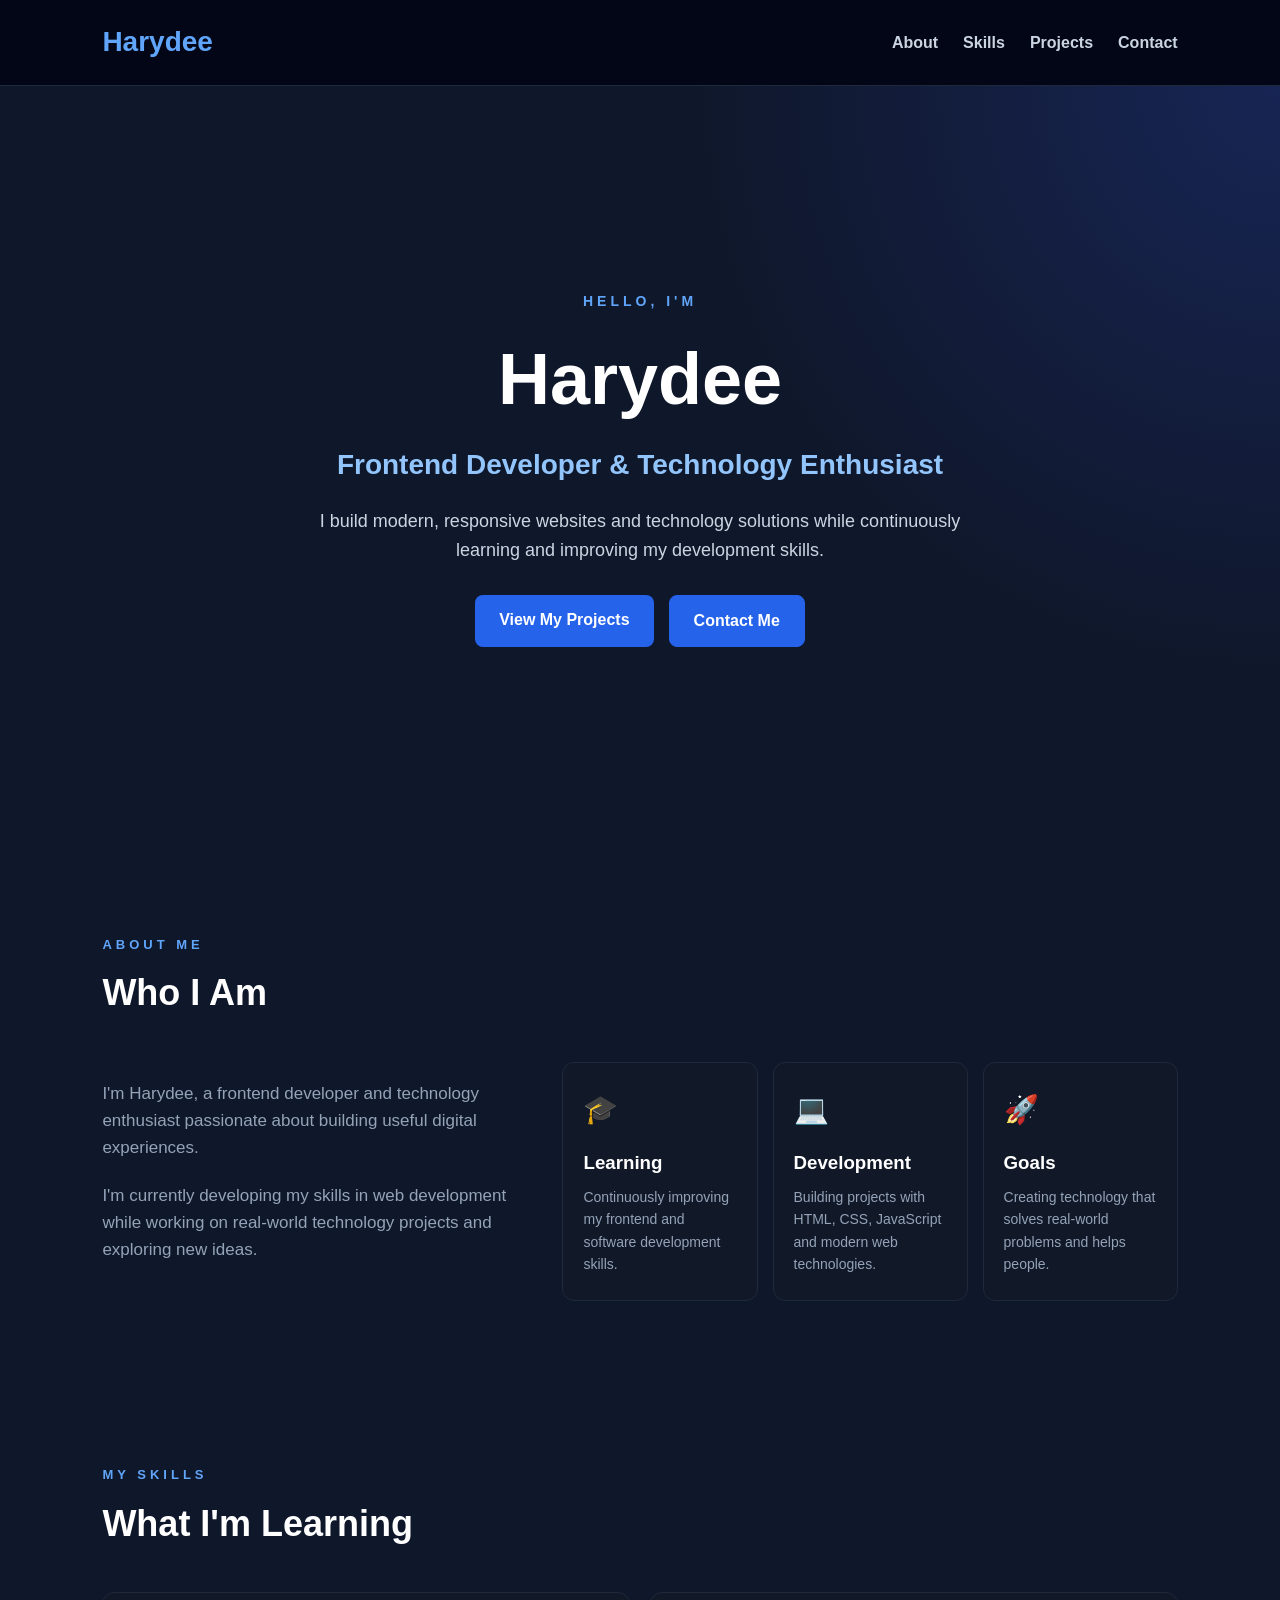
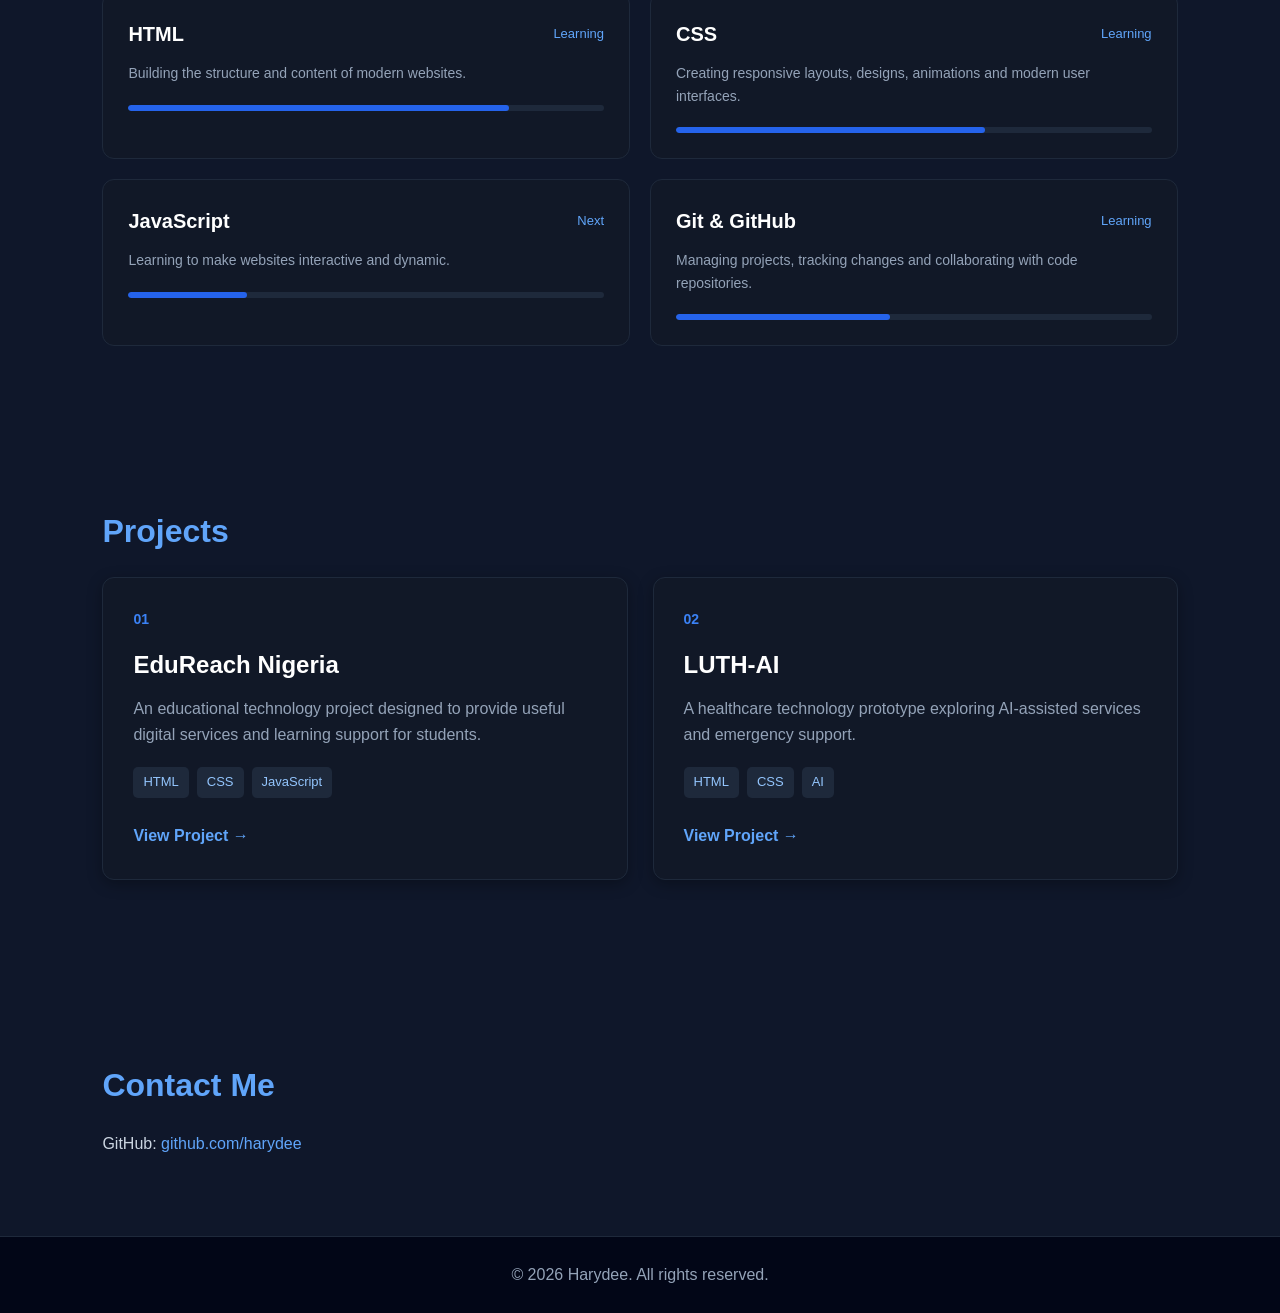
<file: PORTFOLIO CHGPT/index.html>
<!DOCTYPE html>
<html lang="en">
<head>
    <meta charset="UTF-8">
    <meta name="viewport" content="width=device-width, initial-scale=1.0">
    <title>Harydee | Frontend Developer</title>

    <link rel="stylesheet" href="styles.css">
</head>

<body>

    <header>
        <h1>Harydee</h1>

        <nav>
            <a href="#about">About</a>
            <a href="#skills">Skills</a>
            <a href="#projects">Projects</a>
            <a href="#contact">Contact</a>
        </nav>
    </header>


    <main>

       <section class="hero">

    <div class="hero-content">

        <p class="hero-greeting">HELLO, I'M</p>

        <h2>Harydee</h2>

        <h3>Frontend Developer & Technology Enthusiast</h3>

        <p class="hero-description">
            I build modern, responsive websites and technology solutions
            while continuously learning and improving my development skills.
        </p>

        <div class="hero-buttons">
            <a href="#projects" class="button">View My Projects</a>

            <a href="#contact" class="button button-outline">
                Contact Me
            </a>
        </div>

    </div>

</section>

        <section id="about">

    <div class="section-heading">
        <span>ABOUT ME</span>
        <h2>Who I Am</h2>
    </div>

    <div class="about-container">

        <div class="about-text">

            <p>
                I'm Harydee, a frontend developer and technology enthusiast
                passionate about building useful digital experiences.
            </p>

            <p>
                I'm currently developing my skills in web development while
                working on real-world technology projects and exploring
                new ideas.
            </p>

        </div>


        <div class="about-cards">

            <div class="about-card">
                <span class="about-icon">🎓</span>
                <h3>Learning</h3>
                <p>
                    Continuously improving my frontend and software
                    development skills.
                </p>
            </div>


            <div class="about-card">
                <span class="about-icon">💻</span>
                <h3>Development</h3>
                <p>
                    Building projects with HTML, CSS, JavaScript and
                    modern web technologies.
                </p>
            </div>


            <div class="about-card">
                <span class="about-icon">🚀</span>
                <h3>Goals</h3>
                <p>
                    Creating technology that solves real-world problems
                    and helps people.
                </p>
            </div>

        </div>

    </div>

</section>

        <section id="skills">

    <div class="section-heading">
        <span>MY SKILLS</span>
        <h2>What I'm Learning</h2>
    </div>

    <div class="skills-container">

        <div class="skill-card">
            <div class="skill-top">
                <h3>HTML</h3>
                <span>Learning</span>
            </div>

            <p>
                Building the structure and content of modern websites.
            </p>

            <div class="skill-bar">
                <div class="skill-progress html-progress"></div>
            </div>
        </div>


        <div class="skill-card">
            <div class="skill-top">
                <h3>CSS</h3>
                <span>Learning</span>
            </div>

            <p>
                Creating responsive layouts, designs, animations and
                modern user interfaces.
            </p>

            <div class="skill-bar">
                <div class="skill-progress css-progress"></div>
            </div>
        </div>


        <div class="skill-card">
            <div class="skill-top">
                <h3>JavaScript</h3>
                <span>Next</span>
            </div>

            <p>
                Learning to make websites interactive and dynamic.
            </p>

            <div class="skill-bar">
                <div class="skill-progress js-progress"></div>
            </div>
        </div>


        <div class="skill-card">
            <div class="skill-top">
                <h3>Git & GitHub</h3>
                <span>Learning</span>
            </div>

            <p>
                Managing projects, tracking changes and collaborating
                with code repositories.
            </p>

            <div class="skill-bar">
                <div class="skill-progress git-progress"></div>
            </div>
        </div>

    </div>

</section>


        <section id="projects">
    <h2>Projects</h2>

    <div class="projects-container">

        <article class="project-card">
            <span class="project-number">01</span>

            <h3>EduReach Nigeria</h3>

            <p>
                An educational technology project designed to provide
                useful digital services and learning support for students.
            </p>

            <div class="project-tech">
                <span>HTML</span>
                <span>CSS</span>
                <span>JavaScript</span>
            </div>

            <a href="#" class="project-link">View Project →</a>
        </article>


        <article class="project-card">
            <span class="project-number">02</span>

            <h3>LUTH-AI</h3>

            <p>
                A healthcare technology prototype exploring AI-assisted
                services and emergency support.
            </p>

            <div class="project-tech">
                <span>HTML</span>
                <span>CSS</span>
                <span>AI</span>
            </div>

            <a href="#" class="project-link">View Project →</a>
        </article>

    </div>
</section>

        <section id="contact">
            <h2>Contact Me</h2>

            <p>
                GitHub:
                <a href="https://github.com/harydee">
                    github.com/harydee
                </a>
            </p>
        </section>

    </main>


    <footer>
        <p>© 2026 Harydee. All rights reserved.</p>
    </footer>

</body>
</html>
</file>
<file: PORTFOLIO CHGPT/styles.css>
/* ===== GENERAL STYLES ===== */

* {
    margin: 0;
    padding: 0;
    box-sizing: border-box;
}

html {
    scroll-behavior: smooth;
}

body {
    font-family: Arial, sans-serif;
    line-height: 1.6;
    background: #0f172a;
    color: #e5e7eb;
}


/* ===== HEADER ===== */

header {
    background: #020617;
    color: white;
    padding: 20px 8%;

    display: flex;
    justify-content: space-between;
    align-items: center;

    border-bottom: 1px solid #1e293b;
}

header h1 {
    font-size: 28px;
    color: #60a5fa;
}

nav {
    display: flex;
    gap: 25px;
}

nav a {
    color: #cbd5e1;
    text-decoration: none;
    font-weight: bold;
}

nav a:hover {
    color: #60a5fa;
}


/* ===== HERO ===== */

.hero {
    min-height: 85vh;

    display: flex;
    justify-content: center;
    align-items: center;

    text-align: center;
    padding: 60px 20px;

    background:
        radial-gradient(
            circle at top right,
            #172554,
            transparent 40%
        ),
        #0f172a;
}

.hero-content {
    max-width: 800px;
}

.hero-greeting {
    color: #60a5fa !important;
    font-size: 14px;
    font-weight: bold;
    letter-spacing: 4px;

    margin-bottom: 10px;
}

.hero h2 {
    font-size: 72px;
    margin-bottom: 5px;

    color: white;
}

.hero h3 {
    font-size: 28px;
    color: #93c5fd;

    margin-bottom: 20px;
}

.hero-description {
    max-width: 650px;

    margin: 0 auto 30px;

    font-size: 18px;
    color: #cbd5e1 !important;
}

.hero-buttons {
    display: flex;
    justify-content: center;
    gap: 15px;
    flex-wrap: wrap;
}


/* ===== HERO BUTTONS ===== */

.button {
    display: inline-block;

    background: #2563eb;
    color: white;

    padding: 13px 25px;

    text-decoration: none;
    border-radius: 8px;

    font-weight: bold;

    transition: 0.3s;
}

.button:hover {
    background: #3b82f6;
    transform: translateY(-3px);
}

.button-outline {
    background: transparent;
    border: 1px solid #2563eb;
    color: #60a5fa;
}

.button-outline:hover {
    background: #2563eb;
    color: white;
}


/* ===== BUTTON ===== */

.button {
    display: inline-block;

    background: #2563eb;
    color: white;

    padding: 12px 24px;

    text-decoration: none;
    border-radius: 8px;

    font-weight: bold;

    transition: 0.3s;
}

.button:hover {
    background: #3b82f6;
    transform: translateY(-2px);
}


/* ===== SECTIONS ===== */

section {
    padding: 80px 8%;
}

section h2 {
    font-size: 32px;
    margin-bottom: 20px;
    color: #60a5fa;
}

section p {
    color: #cbd5e1;
}


/* ===== SKILLS ===== */

#skills ul {
    list-style: none;

    display: flex;
    gap: 15px;
}

#skills li {
    background: #1e3a8a;
    color: #dbeafe;

    padding: 10px 20px;
    border-radius: 20px;

    border: 1px solid #2563eb;
}


/* ===== PROJECTS ===== */

article {
    background: #111827;

    padding: 25px;
    margin-bottom: 20px;

    border-radius: 10px;

    border: 1px solid #1e293b;

    box-shadow: 0 4px 15px rgba(0, 0, 0, 0.3);

    transition: 0.3s;
}

article:hover {
    transform: translateY(-5px);
    border-color: #2563eb;
}

article h3 {
    margin-bottom: 10px;
    color: #60a5fa;
}


/* ===== CONTACT ===== */

#contact a {
    color: #60a5fa;
    text-decoration: none;
}

#contact a:hover {
    text-decoration: underline;
}


/* ===== FOOTER ===== */

footer {
    background: #020617;
    color: #94a3b8;

    text-align: center;

    padding: 25px;

    border-top: 1px solid #1e293b;
}
/* ===== PROJECT CARDS ===== */

.projects-container {
    display: grid;
    grid-template-columns: repeat(2, 1fr);
    gap: 25px;
}

.project-card {
    position: relative;
    background: #111827;

    padding: 30px;

    border: 1px solid #1e293b;
    border-radius: 12px;

    transition: 0.3s;
}

.project-card:hover {
    transform: translateY(-8px);
    border-color: #2563eb;
}

.project-number {
    display: block;

    color: #3b82f6;
    font-size: 14px;
    font-weight: bold;

    margin-bottom: 15px;
}

.project-card h3 {
    font-size: 24px;
    margin-bottom: 12px;
    color: white;
}

.project-card p {
    color: #94a3b8;
    margin-bottom: 20px;
}

.project-tech {
    display: flex;
    gap: 8px;
    flex-wrap: wrap;

    margin-bottom: 25px;
}

.project-tech span {
    background: #1e293b;
    color: #93c5fd;

    padding: 5px 10px;

    border-radius: 5px;

    font-size: 13px;
}

.project-link {
    color: #60a5fa;
    text-decoration: none;
    font-weight: bold;
}

.project-link:hover {
    color: #93c5fd;
}
/* ===== ABOUT ===== */

.section-heading {
    margin-bottom: 40px;
}

.section-heading span {
    color: #60a5fa;
    font-size: 13px;
    font-weight: bold;
    letter-spacing: 4px;
}

.section-heading h2 {
    margin-top: 8px;
    margin-bottom: 0;
    color: white;
    font-size: 36px;
}

.about-container {
    display: grid;
    grid-template-columns: 1fr 1.5fr;
    gap: 50px;
    align-items: center;
}

.about-text p {
    color: #94a3b8;
    font-size: 17px;
    margin-bottom: 20px;
}

.about-cards {
    display: grid;
    grid-template-columns: repeat(3, 1fr);
    gap: 15px;
}

.about-card {
    background: #111827;
    border: 1px solid #1e293b;
    border-radius: 12px;

    padding: 25px 20px;

    transition: 0.3s;
}

.about-card:hover {
    transform: translateY(-6px);
    border-color: #2563eb;
}

.about-icon {
    font-size: 28px;
    display: block;
    margin-bottom: 15px;
}

.about-card h3 {
    color: white;
    margin-bottom: 8px;
}

.about-card p {
    color: #94a3b8;
    font-size: 14px;
}
/* ===== SKILLS ===== */

.skills-container {
    display: grid;
    grid-template-columns: repeat(2, 1fr);
    gap: 20px;
}

.skill-card {
    background: #111827;
    border: 1px solid #1e293b;
    border-radius: 12px;

    padding: 25px;

    transition: 0.3s;
}

.skill-card:hover {
    transform: translateY(-6px);
    border-color: #2563eb;
}

.skill-top {
    display: flex;
    justify-content: space-between;
    align-items: center;

    margin-bottom: 12px;
}

.skill-top h3 {
    color: white;
    font-size: 20px;
}

.skill-top span {
    color: #60a5fa;
    font-size: 13px;
}

.skill-card p {
    color: #94a3b8;
    font-size: 14px;

    margin-bottom: 20px;
}

.skill-bar {
    width: 100%;
    height: 6px;

    background: #1e293b;

    border-radius: 10px;
    overflow: hidden;
}

.skill-progress {
    height: 100%;
    background: #2563eb;

    border-radius: 10px;
}

.html-progress {
    width: 80%;
}

.css-progress {
    width: 65%;
}

.js-progress {
    width: 25%;
}

.git-progress {
    width: 45%;
}
/* ===== MOBILE ===== */

@media (max-width: 700px) {
.projects-container {
    grid-template-columns: 1fr;
}
    header {
        flex-direction: column;
        gap: 15px;
    }

    nav {
        flex-wrap: wrap;
        justify-content: center;
    }

    .hero h2 {
    font-size: 50px;
}

.hero h3 {
    font-size: 21px;
}

    section {
        padding: 60px 6%;
    }
.about-container {
    grid-template-columns: 1fr;
}

.about-cards {
    grid-template-columns: 1fr;
}
.skills-container {
    grid-template-columns: 1fr;
}
}
</file>
